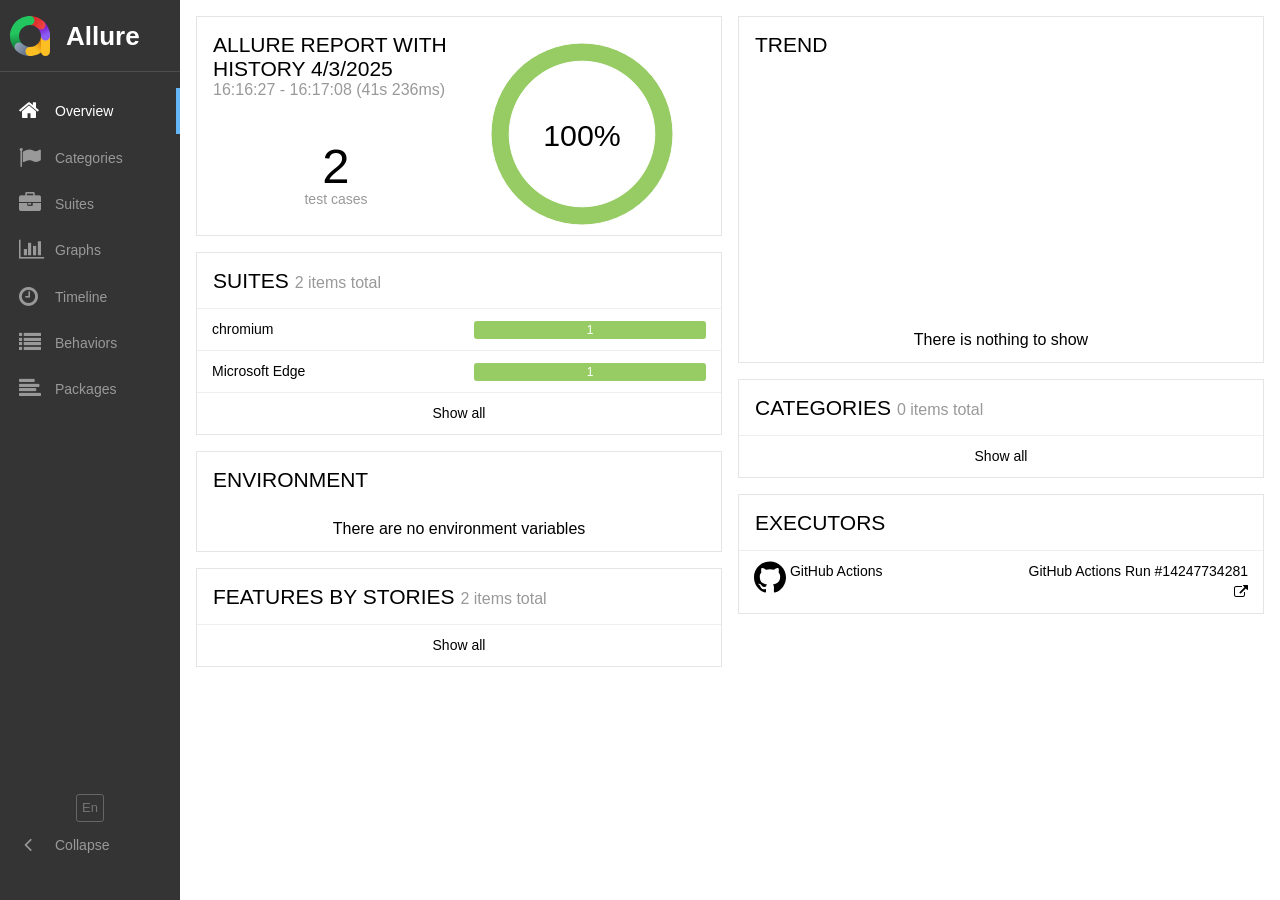
<file: 1/index.html>
<!DOCTYPE html>
<html dir="ltr" lang="en">
<head>
    <meta charset="utf-8">
    <title>Allure Report</title>
    <link rel="icon" href="favicon.ico">
    <link rel="stylesheet" type="text/css" href="styles.css">
    <link rel="stylesheet" type="text/css" href="plugin/screen-diff/styles.css">
</head>
<body>
    <div id="alert"></div>
    <div id="content">
        <span class="spinner">
            <span class="spinner__circle"></span>
        </span>
    </div>
    <div id="popup"></div>
    <script src="app.js"></script>
    <script src="plugin/behaviors/index.js"></script>
    <script src="plugin/packages/index.js"></script>
    <script src="plugin/screen-diff/index.js"></script>
    <script async src="https://www.googletagmanager.com/gtag/js?id=G-FVWC4GKEYS"></script>
    <script>
        window.dataLayer = window.dataLayer || [];
        function gtag(){dataLayer.push(arguments);}
        gtag('js', new Date());
        gtag('config', 'G-FVWC4GKEYS', {
          'allureVersion': '2.32.0',
          'reportUuid': 'ac95cdee-099f-4d28-aadf-43f846504f06',
          'single_file': false
        });
    </script>
</body>
</html>
</file>
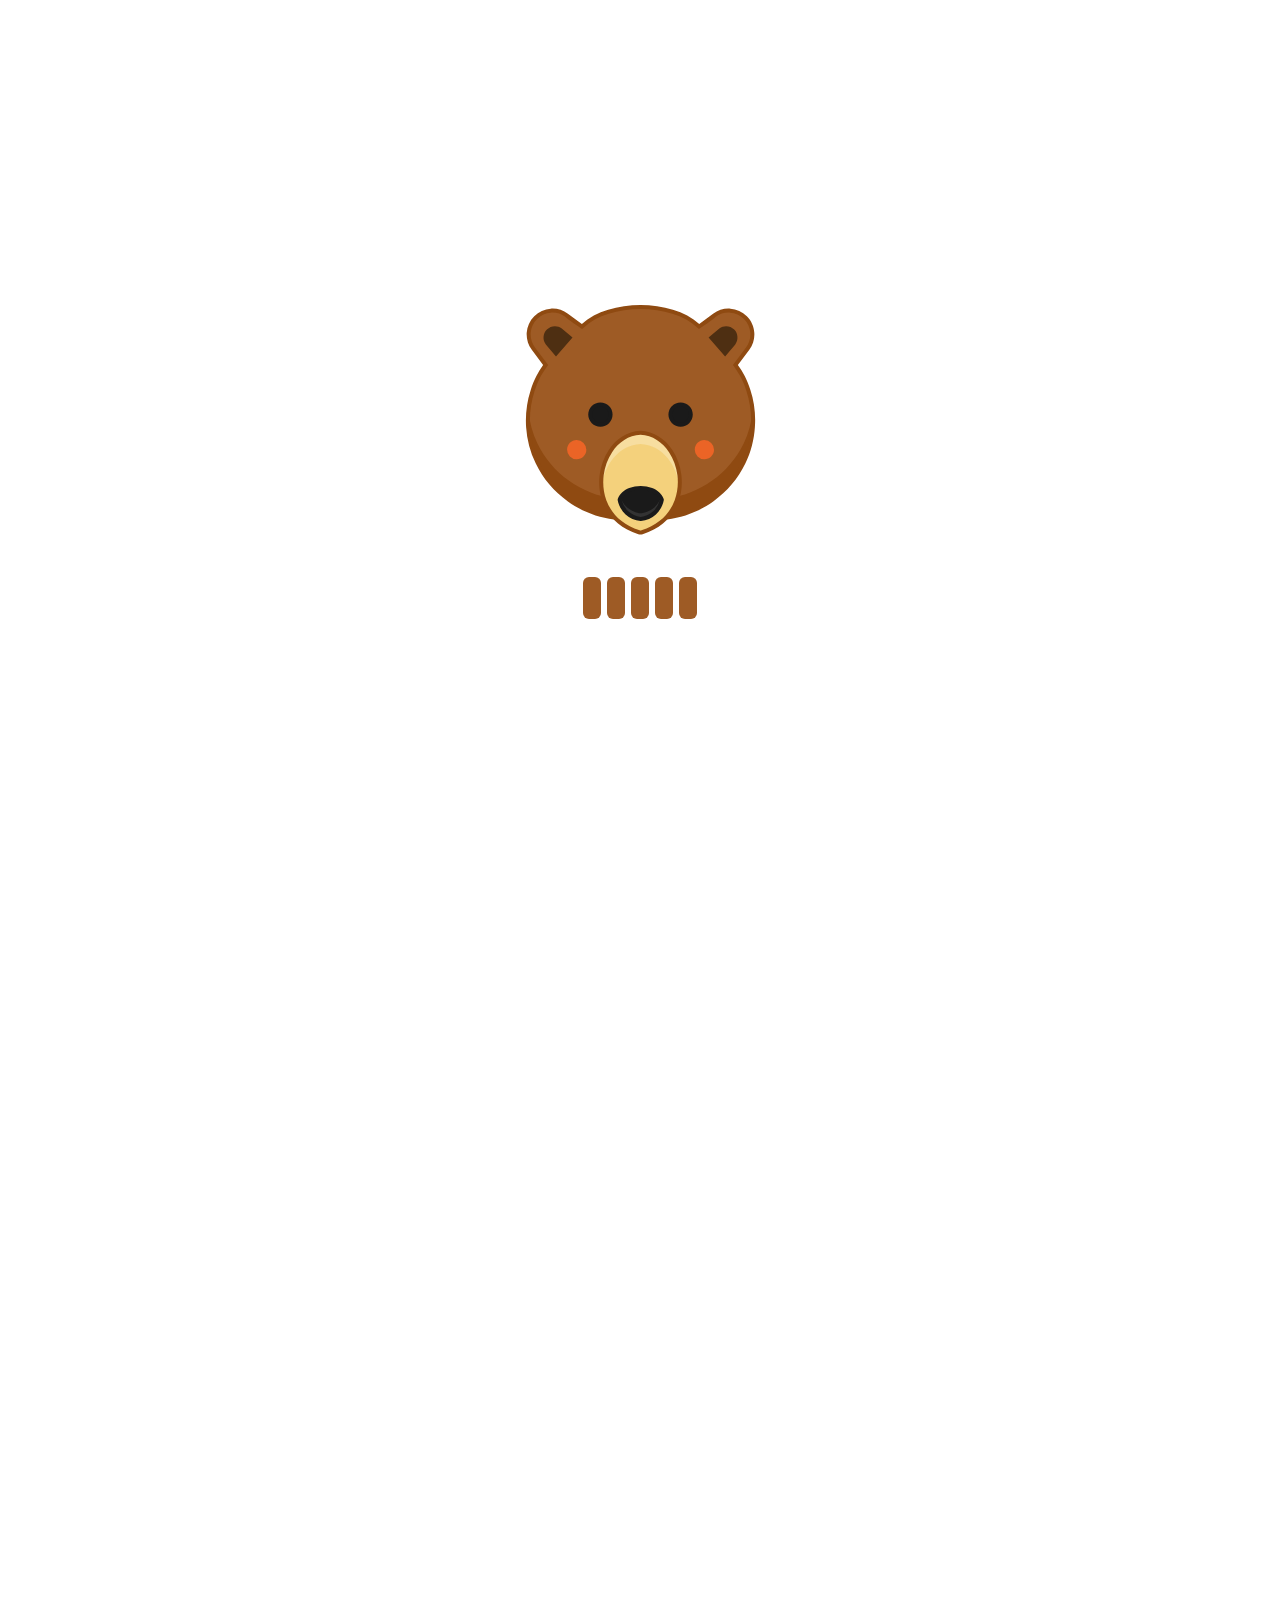
<file: admin.html>
<!DOCTYPE html>
<html lang="en" style="width: 100%; height: 100%; font-size: 20px">

<head>
  <meta charset="UTF-8">
  <link rel="icon" type="image/svg+xml" href="icons/logo.svg">
  <meta name="viewport" content="width=device-width, initial-scale=1.0">
  <title>job-hunting 后台管理页</title>
  <script type="module" crossorigin src="/chunks/admin-Cq6ZeRi9.js"></script>
  <link rel="modulepreload" crossorigin href="/chunks/bridgeCommon-DRX7FyU0.js">
  <link rel="stylesheet" crossorigin href="/assets/admin-D7uNQEXQ.css">
</head>

<body style="width: 100%; height: 100%; margin: 0; overflow: hidden">
  <div id="loading" style="
    display: flex;
    justify-content: center;
    align-items: center;
    flex-direction: column;
    width: 100%;
    height: 100%;
  ">
    <img style="height: 15rem" src="icons/logo.svg">
    <div style="fill: #9e5b25">
      <svg width="6rem" height="3rem" viewBox="0 0 40 14" xmlns="http://www.w3.org/2000/svg">
        <style>
          .spinner {
            animation: spinnerKeyframes 1s linear infinite;
            animation-delay: -1s;
          }

          .spinner_1 {
            animation-delay: -0.8s;
          }

          .spinner_2 {
            animation-delay: -0.6s;
          }

          .spinner_3 {
            animation-delay: -0.4s;
          }

          .spinner_4 {
            animation-delay: -0.2s;
          }

          @keyframes spinnerKeyframes {

            93.75%,
            100% {
              opacity: 0.2;
            }
          }
        </style>
        <rect class="spinner" x="1" y="0" width="6" height="14" rx="2" />
        <rect class="spinner spinner_1" x="9" y="0" width="6" height="14" rx="2" />
        <rect class="spinner spinner_2" x="17" y="0" width="6" height="14" rx="2" />
        <rect class="spinner spinner_3" x="25" y="0" width="6" height="14" rx="2" />
        <rect class="spinner spinner_4" x="33" y="0" width="6" height="14" rx="2" />
      </svg>
    </div>
  </div>
  <div id="root" style="width: 100%; height: 100%">
  </div>
</body>

</html>
</file>
<file: 1/plugin/screen-diff/styles.css>
.screen-diff__switchers {
  margin-bottom: 1em;
}

.screen-diff__switchers label + label {
  margin-left: 1em;
}

.screen-diff__overlay {
  position: relative;
  cursor: col-resize;
}

.screen-diff__container {
  overflow-x: auto;
}

.screen-diff__image-over {
  top: 0;
  left: 0;
  bottom: 0;
  background: #fff;
  position: absolute;
  overflow: hidden;
  box-shadow: 2px 0 1px -1px #aaa;
}

.screen-diff-error {
  color: #fd5a3e;
}
</file>
<file: assets/admin-D7uNQEXQ.css>
*,:before,:after{--un-rotate:0;--un-rotate-x:0;--un-rotate-y:0;--un-rotate-z:0;--un-scale-x:1;--un-scale-y:1;--un-scale-z:1;--un-skew-x:0;--un-skew-y:0;--un-translate-x:0;--un-translate-y:0;--un-translate-z:0;--un-pan-x: ;--un-pan-y: ;--un-pinch-zoom: ;--un-scroll-snap-strictness:proximity;--un-ordinal: ;--un-slashed-zero: ;--un-numeric-figure: ;--un-numeric-spacing: ;--un-numeric-fraction: ;--un-border-spacing-x:0;--un-border-spacing-y:0;--un-ring-offset-shadow:0 0 #0000;--un-ring-shadow:0 0 #0000;--un-shadow-inset: ;--un-shadow:0 0 #0000;--un-ring-inset: ;--un-ring-offset-width:0px;--un-ring-offset-color:#fff;--un-ring-width:0px;--un-ring-color:#93c5fd80;--un-blur: ;--un-brightness: ;--un-contrast: ;--un-drop-shadow: ;--un-grayscale: ;--un-hue-rotate: ;--un-invert: ;--un-saturate: ;--un-sepia: ;--un-backdrop-blur: ;--un-backdrop-brightness: ;--un-backdrop-contrast: ;--un-backdrop-grayscale: ;--un-backdrop-hue-rotate: ;--un-backdrop-invert: ;--un-backdrop-opacity: ;--un-backdrop-saturate: ;--un-backdrop-sepia: }::backdrop{--un-rotate:0;--un-rotate-x:0;--un-rotate-y:0;--un-rotate-z:0;--un-scale-x:1;--un-scale-y:1;--un-scale-z:1;--un-skew-x:0;--un-skew-y:0;--un-translate-x:0;--un-translate-y:0;--un-translate-z:0;--un-pan-x: ;--un-pan-y: ;--un-pinch-zoom: ;--un-scroll-snap-strictness:proximity;--un-ordinal: ;--un-slashed-zero: ;--un-numeric-figure: ;--un-numeric-spacing: ;--un-numeric-fraction: ;--un-border-spacing-x:0;--un-border-spacing-y:0;--un-ring-offset-shadow:0 0 #0000;--un-ring-shadow:0 0 #0000;--un-shadow-inset: ;--un-shadow:0 0 #0000;--un-ring-inset: ;--un-ring-offset-width:0px;--un-ring-offset-color:#fff;--un-ring-width:0px;--un-ring-color:#93c5fd80;--un-blur: ;--un-brightness: ;--un-contrast: ;--un-drop-shadow: ;--un-grayscale: ;--un-hue-rotate: ;--un-invert: ;--un-saturate: ;--un-sepia: ;--un-backdrop-blur: ;--un-backdrop-brightness: ;--un-backdrop-contrast: ;--un-backdrop-grayscale: ;--un-backdrop-hue-rotate: ;--un-backdrop-invert: ;--un-backdrop-opacity: ;--un-backdrop-saturate: ;--un-backdrop-sepia: }.fixed{position:fixed}.grid{display:grid}.ms{margin-inline-start:1rem}.inline{display:inline}.hidden{display:none}.flex{display:flex}.transform{transform:translateX(var(--un-translate-x))translateY(var(--un-translate-y))translateZ(var(--un-translate-z))rotate(var(--un-rotate))rotateX(var(--un-rotate-x))rotateY(var(--un-rotate-y))rotateZ(var(--un-rotate-z))skewX(var(--un-skew-x))skewY(var(--un-skew-y))scaleX(var(--un-scale-x))scaleY(var(--un-scale-y))scaleZ(var(--un-scale-z))}.truncate{text-overflow:ellipsis;white-space:nowrap;overflow:hidden}.underline{text-decoration-line:underline}.shadow{--un-shadow:var(--un-shadow-inset)0 1px 3px 0 var(--un-shadow-color,#0000001a),var(--un-shadow-inset)0 1px 2px -1px var(--un-shadow-color,#0000001a);box-shadow:var(--un-ring-offset-shadow),var(--un-ring-shadow),var(--un-shadow)}.filter{filter:var(--un-blur)var(--un-brightness)var(--un-contrast)var(--un-drop-shadow)var(--un-grayscale)var(--un-hue-rotate)var(--un-invert)var(--un-saturate)var(--un-sepia)}.transition{transition-property:color,background-color,border-color,text-decoration-color,fill,stroke,opacity,box-shadow,transform,filter,-webkit-backdrop-filter,backdrop-filter;transition-duration:.15s;transition-timing-function:cubic-bezier(.4,0,.2,1)}
</file>
